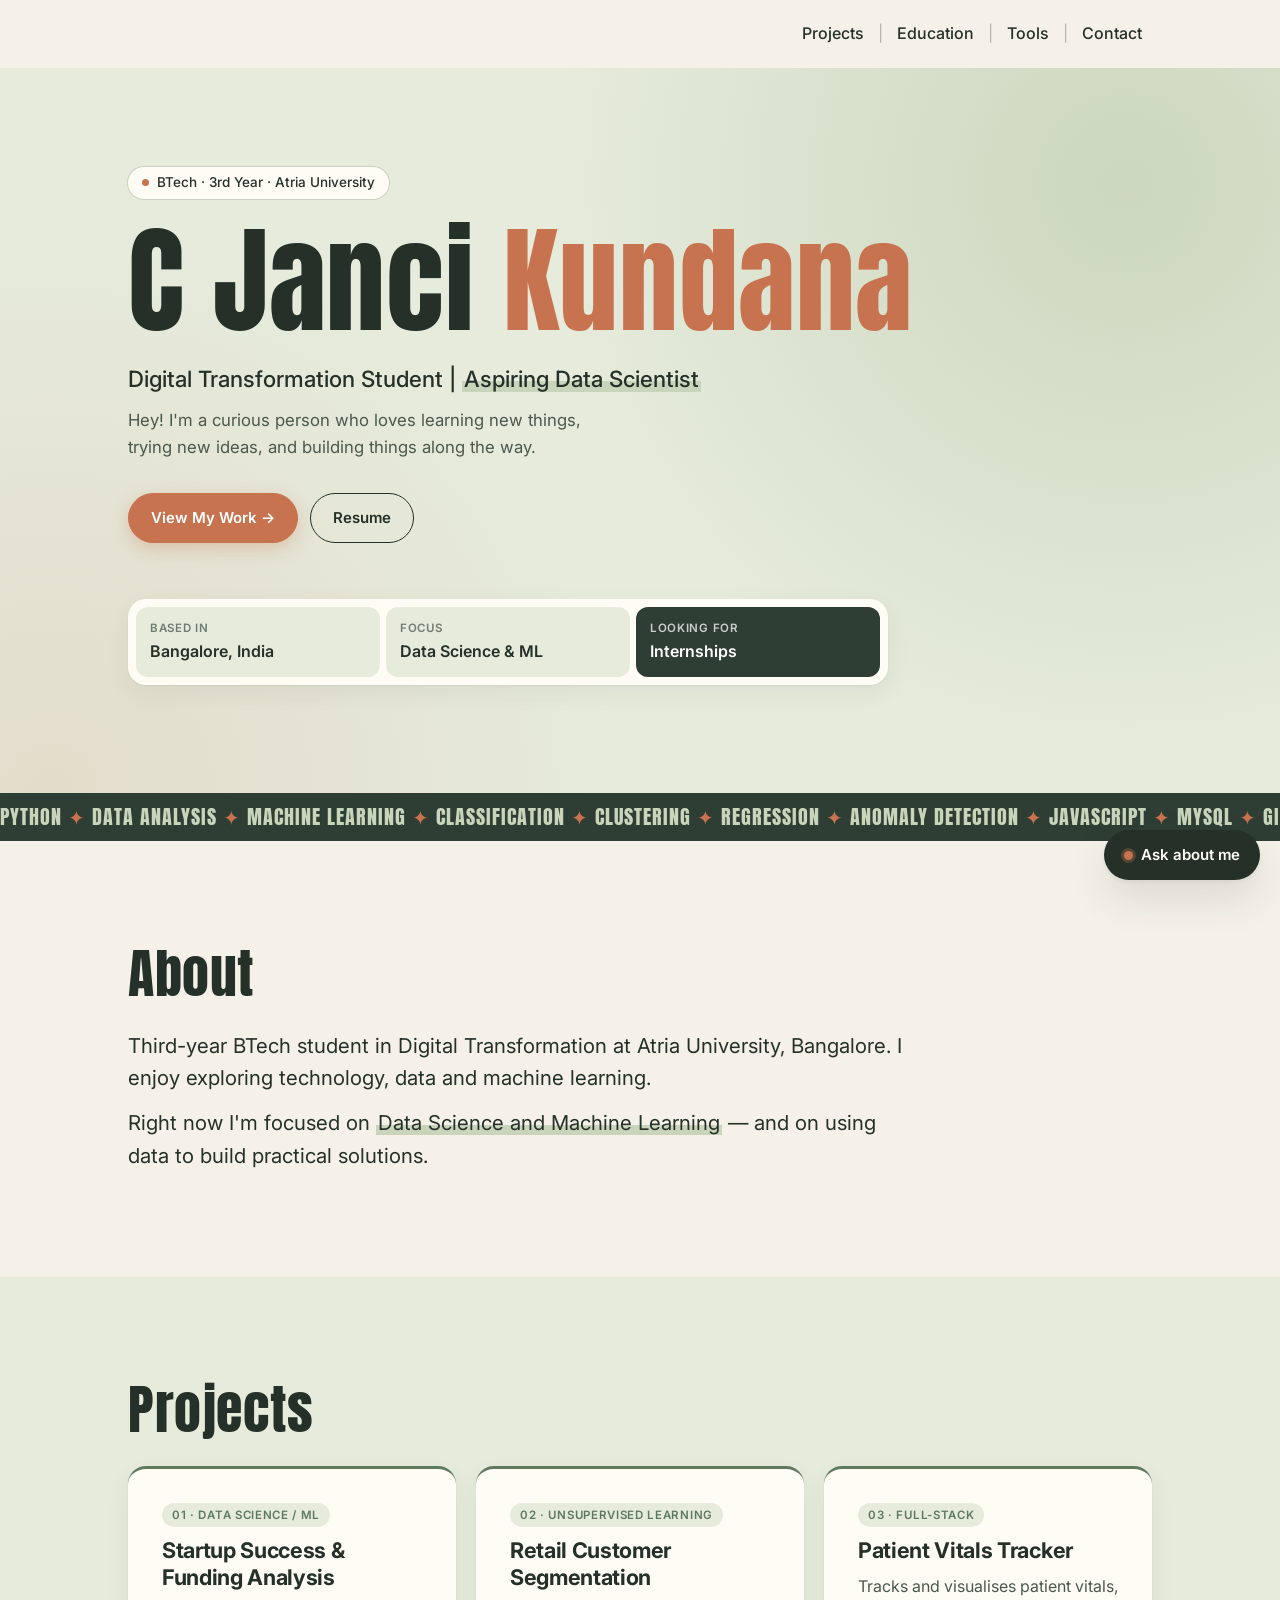
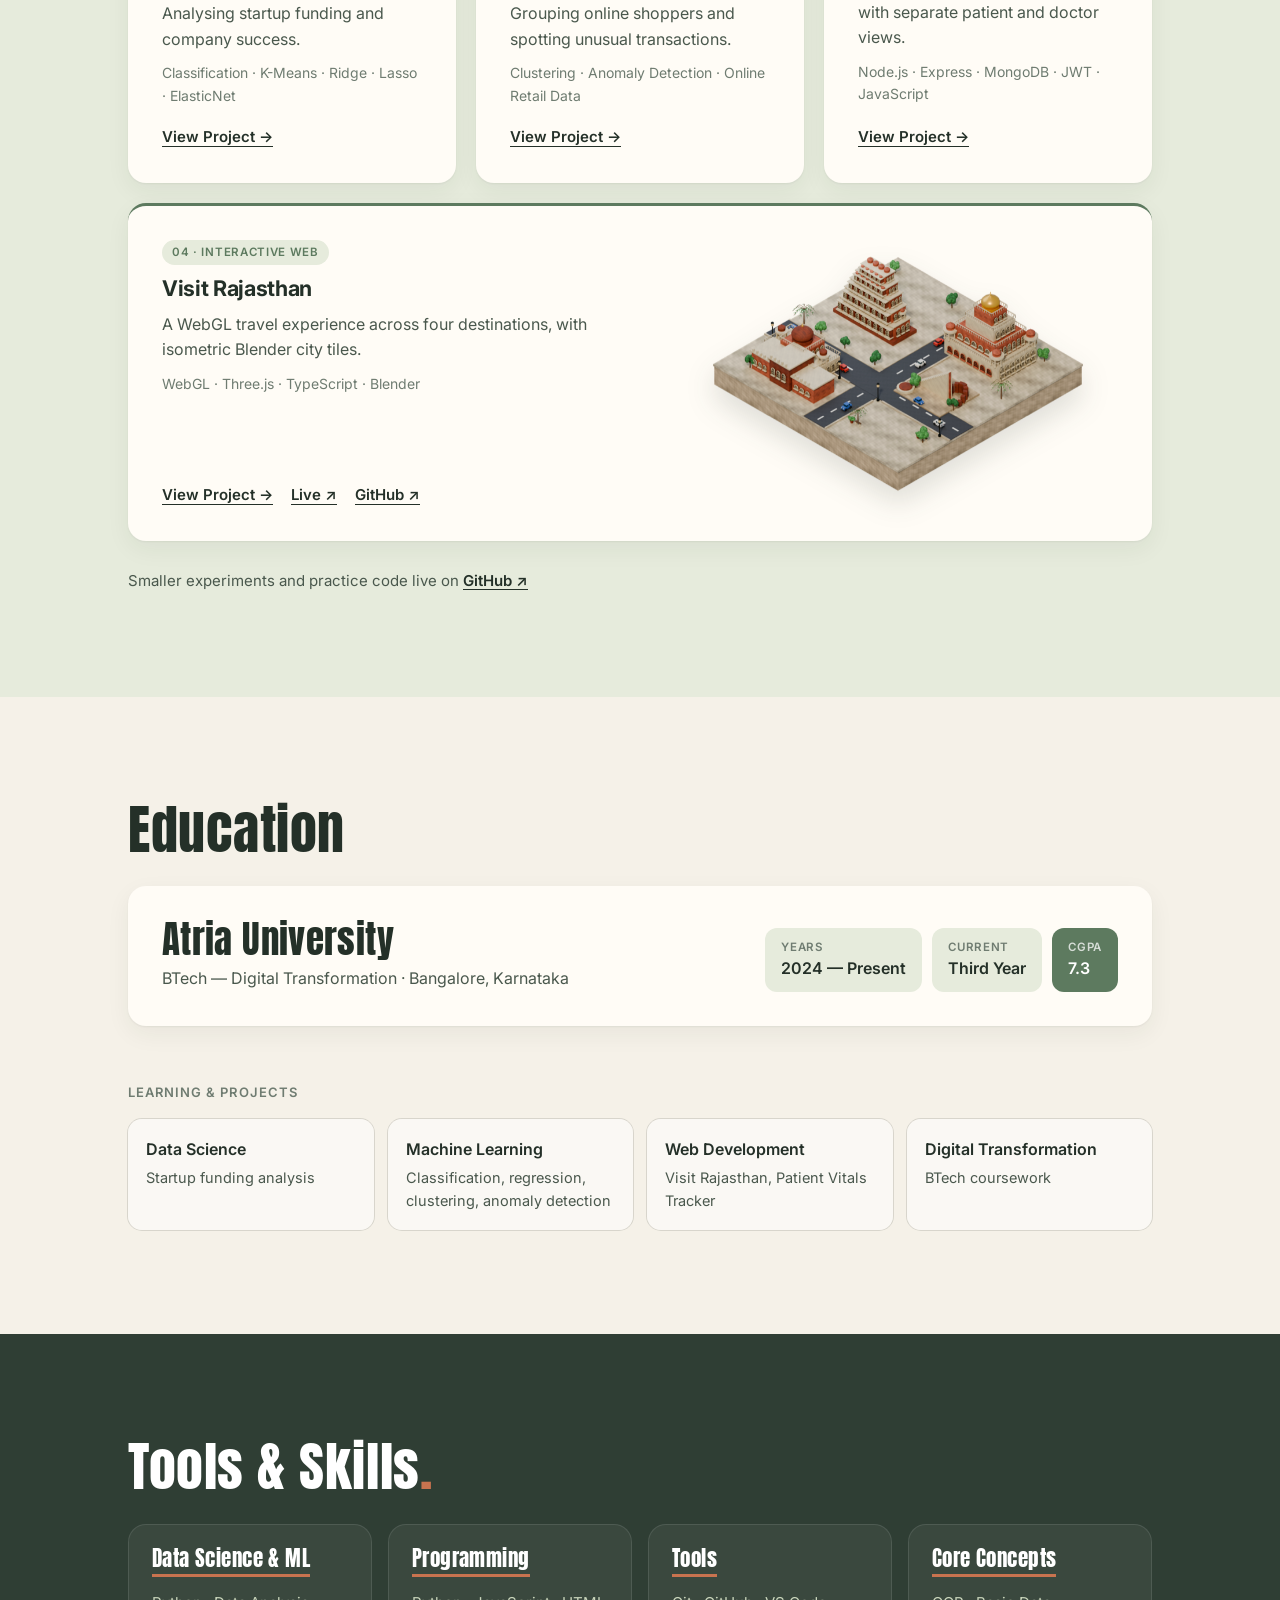
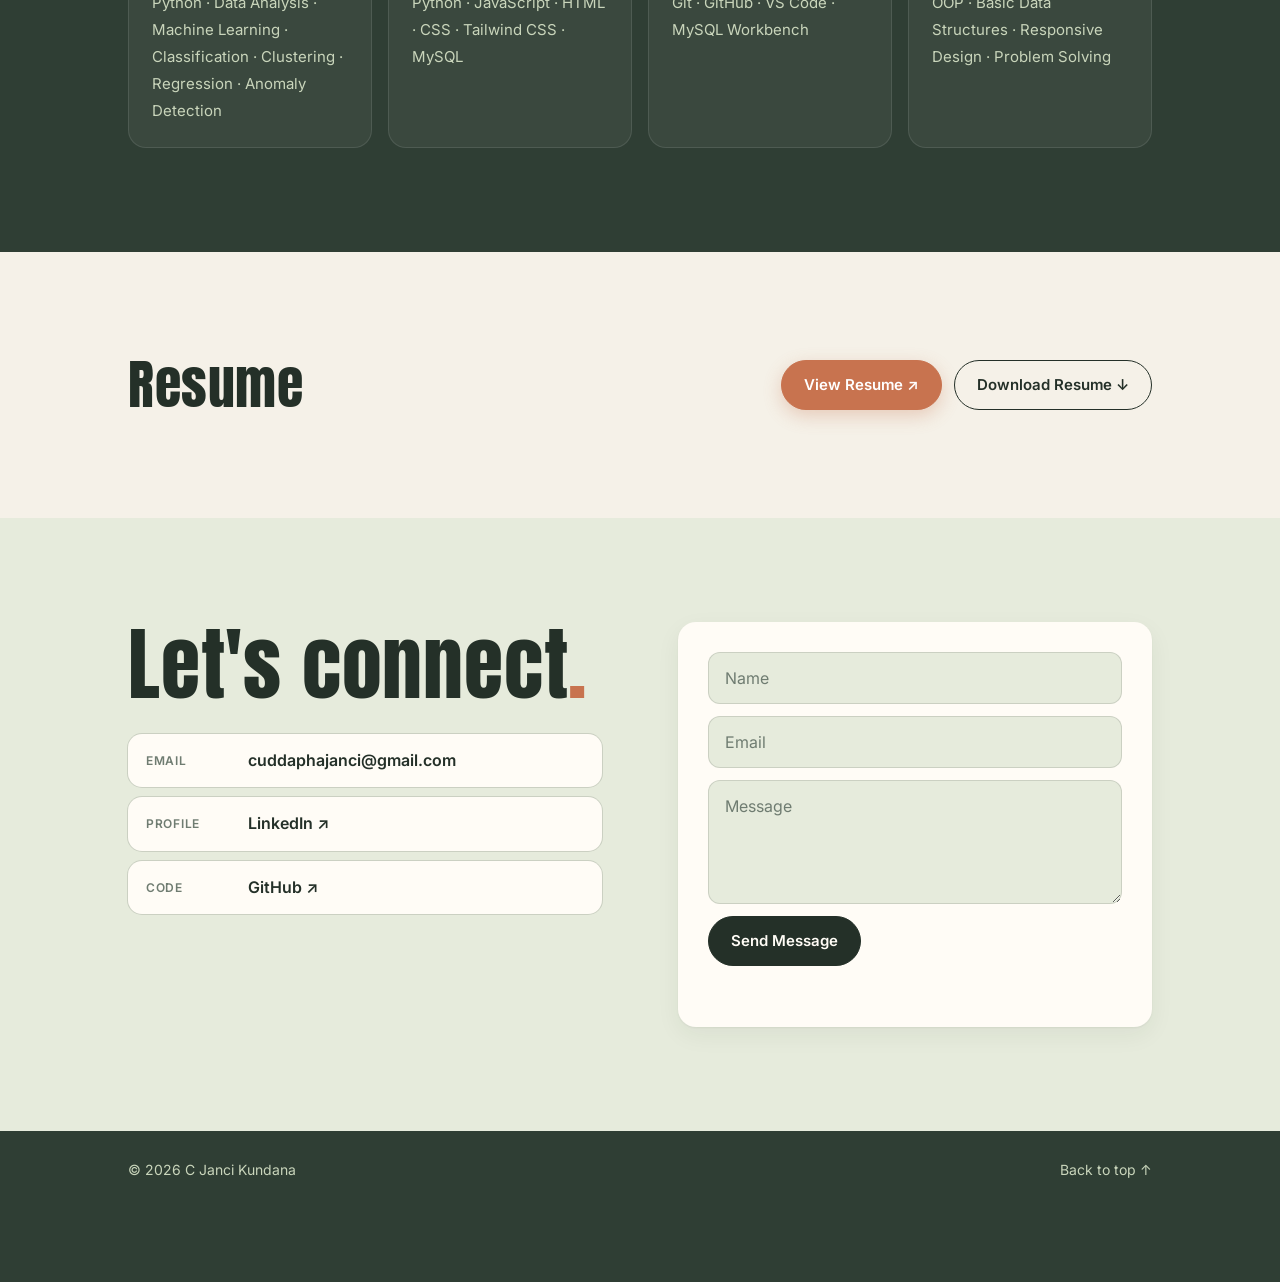
<file: index.html>
<!doctype html>
<html lang="en">
<head>
  <meta charset="utf-8" />
  <meta name="viewport" content="width=device-width, initial-scale=1" />
  <title>C Janci Kundana — Portfolio</title>
  <meta name="description" content="C Janci Kundana — Digital Transformation student at Atria University and aspiring Data Scientist." />
  <meta name="theme-color" content="#e6ebdc" />
  <meta property="og:title" content="C Janci Kundana — Portfolio" />
  <meta property="og:description" content="Digital Transformation Student | Aspiring Data Scientist" />
  <meta property="og:type" content="website" />
  <link rel="icon" href="data:image/svg+xml,%3Csvg xmlns='http://www.w3.org/2000/svg' viewBox='0 0 64 64'%3E%3Ccircle cx='32' cy='32' r='28' fill='%23c9d5bb'/%3E%3Ccircle cx='32' cy='32' r='10' fill='%23c8734f'/%3E%3C/svg%3E" />

  <link rel="preconnect" href="https://fonts.googleapis.com" />
  <link rel="preconnect" href="https://fonts.gstatic.com" crossorigin />
  <link href="https://fonts.googleapis.com/css2?family=Anton&family=Inter:wght@400;500;600&display=swap" rel="stylesheet" />
  <link rel="stylesheet" href="styles.css" />
</head>
<body>
  <a class="skip" href="#main">Skip to content</a>

  <header class="nav">
    <div class="wrap nav__inner">
      <nav class="nav__links" aria-label="Primary">
        <a href="#projects">Projects</a><span aria-hidden="true">|</span>
        <a href="#education">Education</a><span aria-hidden="true">|</span>
        <a href="#tools">Tools</a><span aria-hidden="true">|</span>
        <a href="#contact">Contact</a>
      </nav>
    </div>
  </header>

  <main id="main">

    <!-- HERO -->
    <section class="hero band band--hero" id="home">
      <div class="wrap hero__inner">
        <div class="hero__text">
          <p class="hero__tag reveal">BTech · 3rd Year · Atria University</p>
          <h1 class="hero__name reveal">C Janci <span>Kundana</span></h1>
          <p class="hero__role reveal">Digital Transformation Student | <mark>Aspiring Data Scientist</mark></p>
          <p class="hero__intro reveal">Hey! I'm a curious person who loves learning new things, trying new ideas, and building things along the way.</p>
          <div class="hero__cta reveal">
            <a class="btn btn--pop" href="#projects">View My Work →</a>
            <a class="btn" href="#resume">Resume</a>
          </div>
        </div>
        <dl class="facts reveal">
          <div><dt>Based in</dt><dd>Bangalore, India</dd></div>
          <div><dt>Focus</dt><dd>Data Science &amp; ML</dd></div>
          <div><dt>Looking for</dt><dd>Internships</dd></div>
        </dl>
      </div>
    </section>

    <div class="marquee" aria-hidden="true">
      <div class="marquee__track">
        <span>Python <b>✦</b> Data Analysis <b>✦</b> Machine Learning <b>✦</b> Classification <b>✦</b> Clustering <b>✦</b> Regression <b>✦</b> Anomaly Detection <b>✦</b> JavaScript <b>✦</b> MySQL <b>✦</b> Git <b>✦</b>&nbsp;</span>
        <span>Python <b>✦</b> Data Analysis <b>✦</b> Machine Learning <b>✦</b> Classification <b>✦</b> Clustering <b>✦</b> Regression <b>✦</b> Anomaly Detection <b>✦</b> JavaScript <b>✦</b> MySQL <b>✦</b> Git <b>✦</b>&nbsp;</span>
      </div>
    </div>

    <!-- ABOUT -->
    <section class="section band band--plain" id="about">
      <div class="wrap">
      <h2 class="title reveal">About</h2>
      <div class="about reveal">
        <p>Third-year BTech student in Digital Transformation at Atria University, Bangalore. I enjoy exploring technology, data and machine learning.</p>
        <p>Right now I'm focused on <mark>Data Science and Machine Learning</mark> — and on using data to build practical solutions.</p>
      </div>
      </div>
    </section>

    <!-- PROJECTS -->
    <section class="section band band--sage" id="projects">
      <div class="wrap">
      <h2 class="title reveal">Projects</h2>

      <div class="cards">
        <article class="card reveal">
          <span class="card__cat">01 · Data Science / ML</span>
          <h3>Startup Success &amp; Funding Analysis</h3>
          <p>Analysing startup funding and company success.</p>
          <p class="card__tech">Classification · K-Means · Ridge · Lasso · ElasticNet</p>
          <button class="card__link" data-open="p-startup">View Project →</button>
        </article>

        <article class="card reveal">
          <span class="card__cat">02 · Unsupervised Learning</span>
          <h3>Retail Customer Segmentation</h3>
          <p>Grouping online shoppers and spotting unusual transactions.</p>
          <p class="card__tech">Clustering · Anomaly Detection · Online Retail Data</p>
          <button class="card__link" data-open="p-retail">View Project →</button>
        </article>

        <article class="card reveal">
          <span class="card__cat">03 · Full-Stack</span>
          <h3>Patient Vitals Tracker</h3>
          <p>Tracks and visualises patient vitals, with separate patient and doctor views.</p>
          <p class="card__tech">Node.js · Express · MongoDB · JWT · JavaScript</p>
          <button class="card__link" data-open="p-vitals">View Project →</button>
        </article>

        <article class="card card--img reveal">
          <div>
            <span class="card__cat">04 · Interactive Web</span>
            <h3>Visit Rajasthan</h3>
            <p>A WebGL travel experience across four destinations, with isometric Blender city tiles.</p>
            <p class="card__tech">WebGL · Three.js · TypeScript · Blender</p>
            <div class="card__links">
              <button class="card__link" data-open="p-rajasthan">View Project →</button>
              <a class="card__link" href="https://janci-kundana.github.io/visit-rajasthan/" target="_blank" rel="noopener">Live ↗</a>
              <a class="card__link" href="https://github.com/Janci-Kundana/visit-rajasthan" target="_blank" rel="noopener">GitHub ↗</a>
            </div>
          </div>
          <img src="assets/img/tile-jaipur.png" alt="Isometric Blender tile of Jaipur from Visit Rajasthan" width="760" height="461" loading="lazy" />
        </article>
      </div>

      <p class="more reveal">Smaller experiments and practice code live on <a href="https://github.com/Janci-Kundana" target="_blank" rel="noopener">GitHub ↗</a></p>
      </div>
    </section>

    <!-- EDUCATION -->
    <section class="section band band--plain" id="education">
      <div class="wrap">
      <h2 class="title reveal">Education</h2>
      <div class="edu reveal">
        <div>
          <h3>Atria University</h3>
          <p>BTech — Digital Transformation · Bangalore, Karnataka</p>
        </div>
        <dl class="edu__facts">
          <div><dt>Years</dt><dd>2024 — Present</dd></div>
          <div><dt>Current</dt><dd>Third Year</dd></div>
          <div><dt>CGPA</dt><dd>7.3</dd></div>
        </dl>
      </div>

      <h3 class="subtitle reveal">Learning &amp; Projects</h3>
      <ul class="learn reveal">
        <li><b>Data Science</b><span>Startup funding analysis</span></li>
        <li><b>Machine Learning</b><span>Classification, regression, clustering, anomaly detection</span></li>
        <li><b>Web Development</b><span>Visit Rajasthan, Patient Vitals Tracker</span></li>
        <li><b>Digital Transformation</b><span>BTech coursework</span></li>
      </ul>
      </div>
    </section>

    <!-- TOOLS / SKILLS -->
    <section class="section band band--ink" id="tools">
      <div class="wrap">
      <h2 class="title reveal">Tools &amp; Skills<span>.</span></h2>
      <div class="skills reveal">
        <div class="skills__col">
          <h3>Data Science &amp; ML</h3>
          <p>Python · Data Analysis · Machine Learning · Classification · Clustering · Regression · Anomaly Detection</p>
        </div>
        <div class="skills__col">
          <h3>Programming</h3>
          <p>Python · JavaScript · HTML · CSS · Tailwind CSS · MySQL</p>
        </div>
        <div class="skills__col">
          <h3>Tools</h3>
          <p>Git · GitHub · VS Code · MySQL Workbench</p>
        </div>
        <div class="skills__col">
          <h3>Core Concepts</h3>
          <p>OOP · Basic Data Structures · Responsive Design · Problem Solving</p>
        </div>
      </div>
      </div>
    </section>

    <!-- Achievements & Certifications: add here once there's something verified to show. -->

    <!-- RESUME -->
    <section class="section band band--plain" id="resume">
      <div class="wrap">
      <div class="resume reveal">
        <h2 class="title">Resume</h2>
        <div class="resume__actions">
          <a class="btn btn--pop" href="assets/C-Janci-Kundana-Resume.pdf" target="_blank" rel="noopener">View Resume ↗</a>
          <a class="btn" href="assets/C-Janci-Kundana-Resume.pdf" download="C-Janci-Kundana-Resume.pdf">Download Resume ↓</a>
        </div>
      </div>
      </div>
    </section>

    <!-- CONTACT -->
    <section class="section band band--sage" id="contact">
      <div class="wrap">
      <div class="contact">
        <div class="reveal">
          <h2 class="title">Let's connect<span>.</span></h2>
          <ul class="contact__links">
            <li><span>Email</span><a href="mailto:cuddaphajanci@gmail.com">cuddaphajanci@gmail.com</a></li>
            <li><span>Profile</span><a href="https://www.linkedin.com/in/c-janci-kundana-37313b328/" target="_blank" rel="noopener">LinkedIn ↗</a></li>
            <li><span>Code</span><a href="https://github.com/Janci-Kundana" target="_blank" rel="noopener">GitHub ↗</a></li>
          </ul>
        </div>

        <form class="form reveal" id="contact-form" novalidate>
          <input type="text" name="name" placeholder="Name" aria-label="Name" autocomplete="name" required />
          <input type="email" name="email" placeholder="Email" aria-label="Email" autocomplete="email" required />
          <textarea name="message" rows="4" placeholder="Message" aria-label="Message" required></textarea>
          <button class="btn btn--dark" type="submit">Send Message</button>
          <p class="form__note" role="status" aria-live="polite"></p>
        </form>
      </div>
      </div>
    </section>
  </main>

  <footer class="footer">
    <div class="wrap footer__inner">
      <span>© <span id="year">2026</span> C Janci Kundana</span>
      <a href="#home">Back to top ↑</a>
    </div>
  </footer>

  <!-- PROJECT DETAILS -->
  <dialog class="modal" id="p-startup" aria-labelledby="p-startup-t">
    <button class="modal__close" data-close aria-label="Close">×</button>
    <span class="card__cat">01 · Data Science / Machine Learning</span>
    <h3 id="p-startup-t">Startup Success &amp; Funding Analysis</h3>
    <p>Academic ML project on startup funding and company success.</p>
    <dl class="modal__facts">
      <dt>Features</dt><dd>Total funding, funding rounds, total investment, industry group, continent</dd>
      <dt>Methods</dt><dd>Classification, clustering (K-Means), Ridge, Lasso and ElasticNet regression</dd>
    </dl>
  </dialog>

  <dialog class="modal" id="p-retail" aria-labelledby="p-retail-t">
    <button class="modal__close" data-close aria-label="Close">×</button>
    <span class="card__cat">02 · Unsupervised Learning / Machine Learning</span>
    <h3 id="p-retail-t">Retail Customer Segmentation</h3>
    <p>Customer segmentation and anomaly detection on online retail transaction data.</p>
    <dl class="modal__facts">
      <dt>Data</dt><dd>Online retail transactions</dd>
      <dt>Segmentation</dt><dd>Clustering customers into groups by how they shop</dd>
      <dt>Anomalies</dt><dd>Flagging transactions that don't fit normal patterns</dd>
    </dl>
  </dialog>

  <dialog class="modal" id="p-rajasthan" aria-labelledby="p-rajasthan-t">
    <button class="modal__close" data-close aria-label="Close">×</button>
    <span class="card__cat">04 · Interactive Web Project</span>
    <h3 id="p-rajasthan-t">Visit Rajasthan</h3>
    <div class="modal__tiles">
      <img src="assets/img/tile-jaipur.png" alt="Jaipur tile" width="760" height="461" loading="lazy" />
      <img src="assets/img/tile-jaisalmer.png" alt="Jaisalmer tile" width="760" height="461" loading="lazy" />
      <img src="assets/img/tile-jawai.png" alt="Jawai tile" width="760" height="461" loading="lazy" />
      <img src="assets/img/tile-udaipur.png" alt="Udaipur tile" width="760" height="461" loading="lazy" />
    </div>
    <dl class="modal__facts">
      <dt>Destinations</dt><dd>Jaipur, Jaisalmer, Jawai, Udaipur</dd>
      <dt>Visuals</dt><dd>WebGL landing scene, isometric Blender city tiles</dd>
      <dt>Stack</dt><dd>Three.js, TypeScript, Vite, Blender (Python)</dd>
    </dl>
    <div class="card__links">
      <a class="btn btn--dark" href="https://janci-kundana.github.io/visit-rajasthan/" target="_blank" rel="noopener">Live site ↗</a>
      <a class="btn" href="https://github.com/Janci-Kundana/visit-rajasthan" target="_blank" rel="noopener">GitHub ↗</a>
    </div>
  </dialog>

  <dialog class="modal" id="p-vitals" aria-labelledby="p-vitals-t">
    <button class="modal__close" data-close aria-label="Close">×</button>
    <span class="card__cat">03 · Full-Stack Development</span>
    <h3 id="p-vitals-t">Patient Vitals Tracker</h3>
    <p>A full-stack app to track and visualise patient vital information through a web interface.</p>
    <dl class="modal__facts">
      <dt>Users</dt><dd>Separate patient and doctor experiences</dd>
      <dt>Stack</dt><dd>Node.js, Express, MongoDB, JWT, JavaScript</dd>
    </dl>
  </dialog>

  <!-- CHAT -->
  <button class="chat-fab" id="chat-open" aria-expanded="false" aria-controls="chat">
    <span class="chat-fab__dot"></span> Ask about me
  </button>

  <section class="chat" id="chat" role="dialog" aria-label="Portfolio assistant" hidden>
    <header class="chat__head">
      <div>
        <strong>Portfolio assistant</strong>
        <span>Ask about Janci's projects, skills or education</span>
      </div>
      <button class="chat__close" id="chat-close" aria-label="Close chat">×</button>
    </header>
    <div class="chat__log" id="chat-log" aria-live="polite"></div>
    <div class="chat__chips" id="chat-chips"></div>
    <form class="chat__form" id="chat-form">
      <input id="chat-input" type="text" placeholder="Type a question…" aria-label="Your question" autocomplete="off" />
      <button type="submit" aria-label="Send">→</button>
    </form>
  </section>

  <script src="script.js" defer></script>
</body>
</html>
</file>
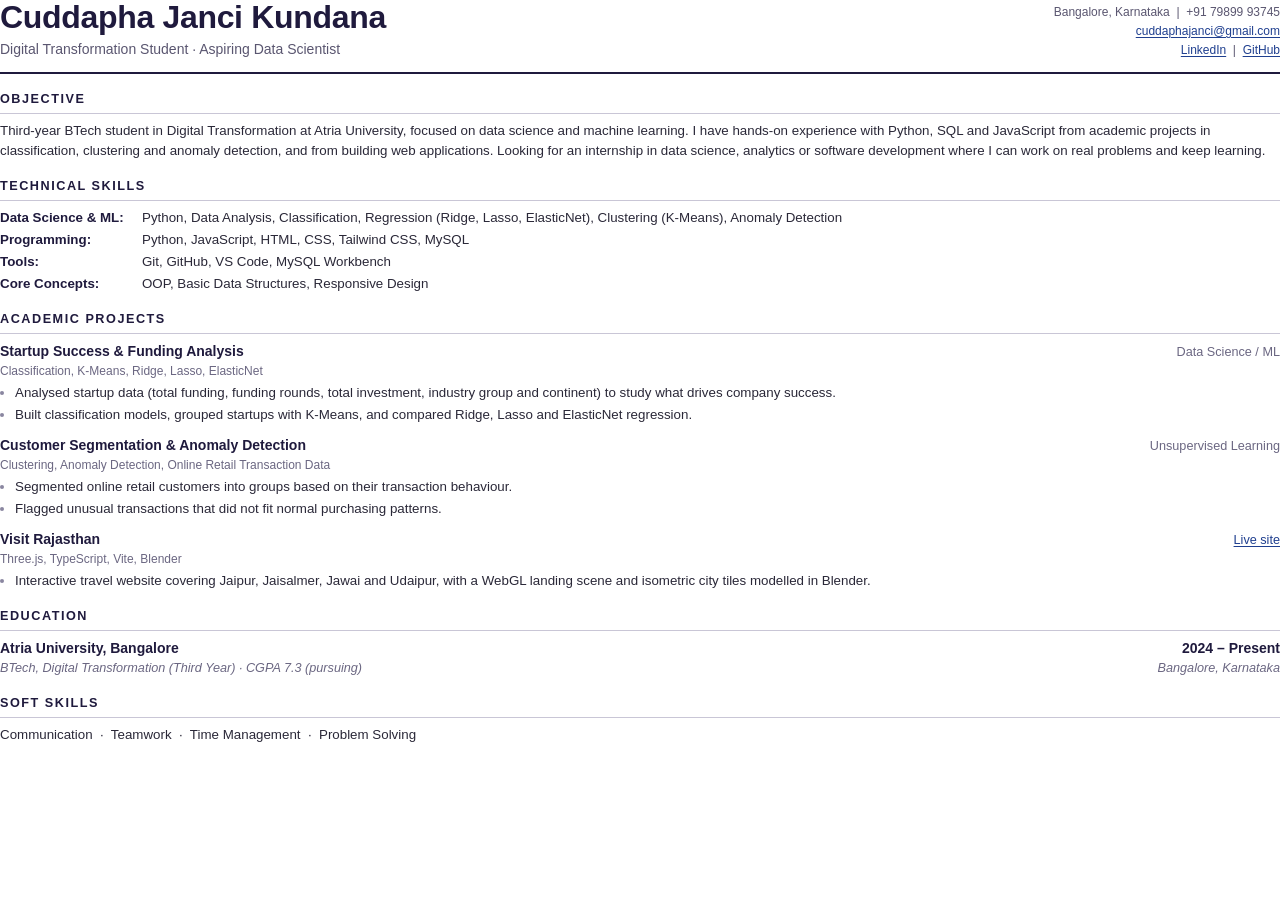
<file: resume/resume.html>
<!doctype html>
<html lang="en">
<head>
<meta charset="utf-8" />
<title>C Janci Kundana — Resume</title>
<!-- Source for assets/C-Janci-Kundana-Resume.pdf. Rebuild with: bash resume/build.sh -->
<style>
  @page { size: A4; margin: 15mm 16mm; }
  * { box-sizing: border-box; }
  body { margin: 0; color: #2a2838; font: 10pt/1.5 "Helvetica Neue", Helvetica, Arial, sans-serif; }
  a { color: inherit; }

  header { display: flex; justify-content: space-between; align-items: flex-end; gap: 24px; padding-bottom: 12px; border-bottom: 2px solid #1f1a3d; }
  h1 { margin: 0; font-size: 24pt; font-weight: 700; line-height: 1.1; letter-spacing: -0.01em; color: #1f1a3d; }
  .role { margin-top: 4px; font-size: 10.5pt; color: #5a5670; }
  .contact { margin: 0; text-align: right; font-size: 9pt; line-height: 1.6; color: #5a5670; }
  .contact a { color: #1f3f8f; text-decoration: underline; text-decoration-thickness: 0.5px; text-underline-offset: 2px; }

  h2 { margin: 16px 0 7px; font-size: 9.5pt; font-weight: 700; letter-spacing: 0.12em; text-transform: uppercase; color: #1f1a3d; }
  h2::after { content: ""; display: block; margin-top: 4px; border-bottom: 0.75px solid #c9c6d6; }
  p { margin: 0; }
  ul { margin: 3px 0 0; padding-left: 15px; }
  li { margin: 2px 0; }
  li::marker { color: #8a86a0; }
  .skills { list-style: none; padding: 0; }
  .skills li { display: grid; grid-template-columns: 132px 1fr; gap: 10px; }
  .skills li b { white-space: nowrap; font-weight: 600; color: #1f1a3d; }
  .item { margin-top: 10px; }
  .item:first-of-type { margin-top: 0; }
  .row { display: flex; justify-content: space-between; align-items: baseline; gap: 12px; }
  .row b { font-weight: 600; color: #1f1a3d; font-size: 10.5pt; }
  .tech { font-size: 9pt; color: #6b6782; }
  .muted { color: #6b6782; font-size: 9.5pt; }
  .muted a { color: #1f3f8f; text-decoration-thickness: 0.5px; text-underline-offset: 2px; }
</style>
</head>
<body>
  <header>
    <div>
      <h1>Cuddapha Janci Kundana</h1>
      <p class="role">Digital Transformation Student &middot; Aspiring Data Scientist</p>
    </div>
    <p class="contact">
      Bangalore, Karnataka &nbsp;|&nbsp; +91 79899 93745<br />
      <a href="mailto:cuddaphajanci@gmail.com">cuddaphajanci@gmail.com</a><br />
      <a href="https://www.linkedin.com/in/c-janci-kundana-37313b328/">LinkedIn</a> &nbsp;|&nbsp;
      <a href="https://github.com/Janci-Kundana">GitHub</a>
    </p>
  </header>

  <h2>Objective</h2>
  <p>Third-year BTech student in Digital Transformation at Atria University, focused on data science and machine learning. I have hands-on experience with Python, SQL and JavaScript from academic projects in classification, clustering and anomaly detection, and from building web applications. Looking for an internship in data science, analytics or software development where I can work on real problems and keep learning.</p>

  <h2>Technical Skills</h2>
  <ul class="skills">
    <li><b>Data Science &amp; ML:</b><span>Python, Data Analysis, Classification, Regression (Ridge, Lasso, ElasticNet), Clustering (<span style="white-space:nowrap">K-Means</span>), Anomaly Detection</span></li>
    <li><b>Programming:</b><span>Python, JavaScript, HTML, CSS, Tailwind CSS, MySQL</span></li>
    <li><b>Tools:</b><span>Git, GitHub, VS Code, MySQL Workbench</span></li>
    <li><b>Core Concepts:</b><span>OOP, Basic Data Structures, Responsive Design</span></li>
  </ul>

  <h2>Academic Projects</h2>
  <div class="item">
    <div class="row"><b>Startup Success &amp; Funding Analysis</b><span class="muted">Data Science / ML</span></div>
    <p class="tech">Classification, K-Means, Ridge, Lasso, ElasticNet</p>
    <ul>
      <li>Analysed startup data (total funding, funding rounds, total investment, industry group and continent) to study what drives company success.</li>
      <li>Built classification models, grouped startups with K-Means, and compared Ridge, Lasso and ElasticNet regression.</li>
    </ul>
  </div>
  <div class="item">
    <div class="row"><b>Customer Segmentation &amp; Anomaly Detection</b><span class="muted">Unsupervised Learning</span></div>
    <p class="tech">Clustering, Anomaly Detection, Online Retail Transaction Data</p>
    <ul>
      <li>Segmented online retail customers into groups based on their transaction behaviour.</li>
      <li>Flagged unusual transactions that did not fit normal purchasing patterns.</li>
    </ul>
  </div>
  <div class="item">
    <div class="row"><b>Visit Rajasthan</b><span class="muted"><a href="https://janci-kundana.github.io/visit-rajasthan/">Live site</a></span></div>
    <p class="tech">Three.js, TypeScript, Vite, Blender</p>
    <ul>
      <li>Interactive travel website covering Jaipur, Jaisalmer, Jawai and Udaipur, with a WebGL landing scene and isometric city tiles modelled in Blender.</li>
    </ul>
  </div>

  <h2>Education</h2>
  <div class="row"><b>Atria University, Bangalore</b><b>2024 – Present</b></div>
  <div class="row"><span class="muted"><i>BTech, Digital Transformation (Third Year) · CGPA 7.3 (pursuing)</i></span><span class="muted"><i>Bangalore, Karnataka</i></span></div>

  <h2>Soft Skills</h2>
  <p>Communication &nbsp;&middot;&nbsp; Teamwork &nbsp;&middot;&nbsp; Time Management &nbsp;&middot;&nbsp; Problem Solving</p>
</body>
</html>
</file>
<file: styles.css>
/* C Janci Kundana — portfolio
   Sage & Sand: cream background, soft sage sections, deep olive ink and dark
   bands, terracotta for the few things that should catch the eye. */

:root {
  --ink: #243028;
  --text: #4a584d;
  --soft: #6f7c71;
  --line: rgba(36, 48, 40, 0.14);

  /* sage & sand */
  --base: #f5f1e8;
  --sage: #e6ebdc;
  --sage-2: #c9d5bb;
  --green: #5d7a5f;
  --green-soft: rgba(93, 122, 95, 0.22);
  --olive: #2f3e34;
  --accent: #c8734f;

  --paper: #fffcf6;

  --display: "Anton", Impact, "Haettenschweiler", "Arial Narrow Bold", sans-serif;
  --sans: "Inter", "Helvetica Neue", Arial, sans-serif;

  --wrap: 1120px;
  --gutter: clamp(16px, 5vw, 48px);
  --radius: 18px;
  --shadow: 0 1px 2px rgba(36, 48, 40, 0.06), 0 8px 24px rgba(36, 48, 40, 0.06);
  --shadow-lg: 0 2px 4px rgba(36, 48, 40, 0.06), 0 18px 40px rgba(36, 48, 40, 0.12);
  --ease: cubic-bezier(0.2, 0.7, 0.2, 1);

  color-scheme: light;
}

*, *::before, *::after { box-sizing: border-box; }
html { scroll-behavior: smooth; scroll-padding-top: 72px; -webkit-text-size-adjust: 100%; }
body {
  margin: 0;
  background: var(--base);
  color: var(--text);
  font: 16px/1.6 var(--sans);
  -webkit-font-smoothing: antialiased;
  overflow-x: hidden;
}
h1, h2, h3, p, dl, dd { margin: 0; }
ul { margin: 0; padding: 0; list-style: none; }
img { display: block; max-width: 100%; height: auto; }
a { color: inherit; }
button { font: inherit; }
:focus-visible { outline: 2px solid var(--ink); outline-offset: 3px; border-radius: 6px; }
::selection { background: var(--sage-2); color: var(--ink); }

mark {
  background: linear-gradient(transparent 58%, var(--sage-2) 58%);
  color: var(--ink);
  padding: 0 2px;
}

.wrap { width: 100%; max-width: var(--wrap); margin-inline: auto; padding-inline: var(--gutter); }
.skip { position: absolute; left: 16px; top: -60px; background: var(--ink); color: #fff; padding: 8px 12px; border-radius: 8px; z-index: 100; }
.skip:focus { top: 12px; }

/* ---------- bands ---------- */
.band--sage { background: var(--sage); }
.band--plain { background: var(--base); }
.band--ink { background: var(--olive); }
.band--hero {
  background:
    radial-gradient(circle at 88% 16%, rgba(201, 213, 187, 0.9), transparent 45%),
    radial-gradient(circle at 4% 100%, rgba(200, 115, 79, 0.12), transparent 40%),
    var(--sage);
}

/* ---------- nav ---------- */
.nav {
  position: sticky;
  top: 0;
  z-index: 40;
  background: color-mix(in srgb, var(--base) 88%, transparent);
  backdrop-filter: blur(12px);
  -webkit-backdrop-filter: blur(12px);
  transition: box-shadow 0.3s var(--ease);
}
.nav.is-scrolled { box-shadow: 0 1px 0 var(--line); }
.nav__inner { display: flex; align-items: center; justify-content: flex-end; height: 68px; }
.nav__links { display: flex; align-items: center; gap: 4px; font-size: 16px; color: var(--soft); }
.nav__links span { opacity: 0.5; }
.nav__links a {
  padding: 6px 10px;
  border-radius: 999px;
  color: var(--ink);
  font-weight: 500;
  text-decoration: none;
  transition: background 0.2s var(--ease);
}
.nav__links a:hover { background: rgba(255, 255, 255, 0.7); }
.nav__links a.is-active { background: var(--paper); color: var(--green); box-shadow: 0 0 0 1px var(--line); }

/* ---------- buttons ---------- */
.btn {
  display: inline-flex;
  align-items: center;
  gap: 6px;
  padding: 12px 22px;
  border: 1px solid var(--ink);
  border-radius: 999px;
  background: transparent;
  color: var(--ink);
  font-size: 15px;
  font-weight: 600;
  text-decoration: none;
  cursor: pointer;
  transition: background 0.2s var(--ease), color 0.2s var(--ease), transform 0.2s var(--ease);
}
.btn:hover { background: var(--paper); border-color: var(--green); color: var(--green); transform: translateY(-1px); }
.btn--dark { background: var(--ink); color: var(--paper); }
.btn--dark:hover { background: var(--green); border-color: var(--green); color: #fff; }
.btn--pop { background: var(--accent); border-color: var(--accent); color: #fff; box-shadow: 0 6px 18px rgba(200, 115, 79, 0.3); }
.btn--pop:hover { background: var(--olive); border-color: var(--olive); color: #fff; }

/* ---------- hero ---------- */
.hero__inner {
  padding-block: clamp(56px, 11vh, 120px) clamp(64px, 12vh, 120px);
}
.hero__tag {
  display: inline-block;
  padding: 5px 14px;
  border-radius: 999px;
  background: var(--paper);
  box-shadow: 0 0 0 1px var(--line);
  color: var(--ink);
  font-size: 13.5px;
  font-weight: 500;
}
.hero__tag::before { content: ""; display: inline-block; width: 7px; height: 7px; margin-right: 8px; border-radius: 50%; background: var(--accent); vertical-align: 1px; }
.hero__name {
  margin-top: 22px;
  font: 400 clamp(3rem, 10vw, 7.4rem)/1 var(--display);
  color: var(--ink);
  letter-spacing: 0.005em;
}
.hero__name span { color: var(--accent); }
.hero__role { margin-top: 22px; font-size: clamp(1.1rem, 2.2vw, 1.4rem); color: var(--ink); font-weight: 500; }
.hero__intro { margin-top: 10px; max-width: 44ch; color: var(--text); font-size: 1.05rem; }
.hero__cta { display: flex; flex-wrap: wrap; gap: 12px; margin-top: 32px; }

.facts {
  display: grid;
  grid-template-columns: repeat(3, minmax(0, 1fr));
  max-width: 760px;
  margin-top: 56px;
  gap: 6px;
  padding: 8px;
  border-radius: var(--radius);
  background: var(--paper);
  box-shadow: var(--shadow);
}
.facts div { display: grid; gap: 2px; padding: 12px 14px; border-radius: 12px; }
.facts div { background: var(--sage); }
.facts div:last-child { background: var(--olive); }
.facts div:last-child dt { color: rgba(255, 255, 255, 0.75); }
.facts div:last-child dd { color: #fff; }
.facts dt { font-size: 11.5px; font-weight: 600; letter-spacing: 0.06em; text-transform: uppercase; color: var(--soft); }
.facts dd { color: var(--ink); font-weight: 600; }

/* ---------- sections ---------- */
.section { padding-block: clamp(64px, 10vw, 104px); }
.title {
  font: 400 clamp(2.4rem, 5.4vw, 3.4rem)/1.05 var(--display);
  color: var(--ink);
  letter-spacing: 0.01em;
  margin-bottom: 28px;
}
/* ---------- marquee ---------- */
.marquee { overflow: hidden; background: var(--olive); color: var(--sage-2); padding-block: 14px; }
.marquee__track { display: flex; width: max-content; animation: scroll 55s linear infinite; }
.marquee__track span { font: 20px/1 var(--display); letter-spacing: 0.05em; text-transform: uppercase; white-space: nowrap; }
.marquee b { color: var(--accent); font-weight: 400; }
@keyframes scroll { to { transform: translateX(-50%); } }

.subtitle { margin: 56px 0 16px; font-size: 13px; font-weight: 600; letter-spacing: 0.08em; text-transform: uppercase; color: var(--soft); }

.about { display: grid; gap: 12px; max-width: 60ch; font-size: clamp(1.1rem, 2vw, 1.28rem); color: var(--ink); line-height: 1.6; }

/* ---------- project cards ---------- */
.cards { display: grid; grid-template-columns: repeat(3, minmax(0, 1fr)); gap: 20px; }
.card {
  display: flex;
  flex-direction: column;
  gap: 10px;
  padding: clamp(24px, 3.5vw, 34px);
  border-radius: var(--radius);
  background: var(--paper);
  box-shadow: var(--shadow);
  border-top: 3px solid var(--green);
  transition: transform 0.25s var(--ease), box-shadow 0.25s var(--ease);
}
.card:hover { transform: translateY(-3px); box-shadow: 0 0 0 1px var(--green-soft), var(--shadow-lg); }
.card h3 { font-size: 1.35rem; font-weight: 700; line-height: 1.25; color: var(--ink); letter-spacing: -0.015em; }
.card p { color: var(--text); }
.card__cat {
  align-self: flex-start;
  padding: 3px 10px;
  border-radius: 999px;
  background: var(--sage);
  font-size: 11.5px;
  font-weight: 600;
  letter-spacing: 0.06em;
  text-transform: uppercase;
  color: var(--green);
}
.card .card__tech { font-size: 14px; color: var(--soft); }
.card__link {
  align-self: flex-start;
  margin-top: auto;
  padding: 8px 0 0;
  border: 0;
  background: none;
  color: var(--ink);
  font-size: 15px;
  font-weight: 600;
  text-decoration: underline;
  text-decoration-thickness: 1px;
  text-underline-offset: 4px;
  cursor: pointer;
  transition: text-underline-offset 0.2s var(--ease);
}
.card__link:hover { color: var(--green); text-underline-offset: 6px; }
.card__links { display: flex; flex-wrap: wrap; gap: 18px; margin-top: auto; }
.card__links .card__link { margin-top: 0; }

.card--img { grid-column: 1 / -1; flex-direction: row; align-items: center; gap: 28px; }
.card--img > div { display: flex; flex-direction: column; gap: 10px; flex: 1 1 50%; align-self: stretch; }
.card--img img { flex: 1 1 45%; min-width: 0; max-width: 440px; filter: drop-shadow(0 14px 14px rgba(36, 48, 40, 0.14)); transition: transform 0.5s var(--ease); }
.card--img:hover img { transform: translateY(-4px); }

.more { margin-top: 28px; font-size: 15px; color: var(--text); }
.more a { color: var(--ink); font-weight: 600; text-underline-offset: 3px; }

/* ---------- education ---------- */
.edu {
  display: flex;
  justify-content: space-between;
  align-items: flex-end;
  flex-wrap: wrap;
  gap: 24px;
  padding: clamp(24px, 3.5vw, 34px);
  border-radius: var(--radius);
  background: var(--paper);
  box-shadow: var(--shadow);
}
.edu h3 { font: 400 clamp(1.8rem, 3.5vw, 2.3rem)/1.1 var(--display); color: var(--ink); letter-spacing: 0.01em; }
.edu p { margin-top: 6px; color: var(--text); }
.edu__facts { display: flex; gap: 10px; flex-wrap: wrap; }
.edu__facts div { padding: 10px 16px; border-radius: 12px; background: var(--sage); }
.edu__facts div:last-child { background: var(--green); }
.edu__facts div:last-child dt { color: rgba(255, 255, 255, 0.75); }
.edu__facts div:last-child dd { color: #fff; }
.edu__facts dt { font-size: 11.5px; font-weight: 600; letter-spacing: 0.06em; text-transform: uppercase; color: var(--soft); }
.edu__facts dd { color: var(--ink); font-weight: 600; }

.learn { display: grid; grid-template-columns: repeat(4, minmax(0, 1fr)); gap: 14px; }
.learn li { display: grid; align-content: start; gap: 4px; padding: 18px; border-radius: 14px; background: rgba(255, 255, 255, 0.55); box-shadow: 0 0 0 1px var(--line); }
.learn b { color: var(--ink); font-weight: 600; }
.learn span { font-size: 14.5px; color: var(--text); }

/* ---------- skills ---------- */
.skills { display: grid; grid-template-columns: repeat(4, minmax(0, 1fr)); gap: 16px; }
.skills__col { padding: 24px; border-radius: var(--radius); background: var(--paper); box-shadow: var(--shadow); }
.skills__col h3 {
  display: inline-block;
  margin-bottom: 12px;
  padding-bottom: 4px;
  font: 400 1.3rem/1.1 var(--display);
  letter-spacing: 0.02em;
  color: var(--ink);
  border-bottom: 3px solid var(--sage-2);
}
.skills__col p { font-size: 15px; line-height: 1.8; color: var(--text); }
.band--ink .title { color: #fff; }
.band--ink .skills__col { background: rgba(255, 255, 255, 0.05); box-shadow: inset 0 0 0 1px rgba(255, 255, 255, 0.1); transition: background 0.25s var(--ease); }
.band--ink .skills__col:hover { background: rgba(255, 255, 255, 0.09); }
.band--ink .skills__col h3 { color: #fff; border-bottom-color: var(--accent); }
.band--ink .title span { color: var(--accent); }
.band--ink .skills__col p { color: var(--sage-2); }

/* ---------- resume ---------- */
.resume { display: flex; justify-content: space-between; align-items: center; flex-wrap: wrap; gap: 24px; }
.resume .title { margin: 0; }
.resume__actions { display: flex; flex-wrap: wrap; gap: 12px; }

/* ---------- contact ---------- */
.contact { display: grid; grid-template-columns: minmax(0, 1fr) minmax(0, 1fr); gap: clamp(32px, 6vw, 80px); align-items: start; }
.contact .title { font-size: clamp(3rem, 8vw, 5rem); }
.title span { color: var(--accent); }
.contact__links { display: grid; gap: 10px; }
.contact__links li {
  display: grid;
  grid-template-columns: 90px 1fr;
  gap: 12px;
  align-items: center;
  padding: 14px 18px;
  border-radius: 14px;
  background: var(--paper);
  box-shadow: 0 0 0 1px var(--line);
  transition: transform 0.2s var(--ease);
}
.contact__links li:hover { transform: translateX(4px); }
.contact__links span { font-size: 12px; font-weight: 600; letter-spacing: 0.06em; text-transform: uppercase; color: var(--soft); }
.contact__links a { color: var(--ink); font-weight: 600; overflow-wrap: anywhere; text-decoration: none; }
.contact__links a:hover { text-decoration: underline; text-underline-offset: 3px; }

.form {
  display: grid;
  gap: 12px;
  padding: clamp(22px, 3.5vw, 30px);
  border-radius: var(--radius);
  background: var(--paper);
  box-shadow: var(--shadow);
}
.form input, .form textarea {
  width: 100%;
  padding: 13px 16px;
  border: 1px solid var(--line);
  border-radius: 12px;
  background: var(--sage);
  color: var(--ink);
  font: 16px/1.5 var(--sans);
  resize: vertical;
  transition: border-color 0.2s, background 0.2s;
}
.form input::placeholder, .form textarea::placeholder { color: var(--soft); }
.form input:focus, .form textarea:focus { outline: none; border-color: var(--ink); background: var(--paper); }
.form .is-invalid { border-color: #b5523b; background: #fbf0ea; }
.form .btn { justify-self: start; }
.form__note { font-size: 14px; color: var(--ink); min-height: 1.4em; }

/* ---------- footer ---------- */
.footer { background: var(--olive); color: var(--sage-2); }
.footer__inner { display: flex; justify-content: space-between; gap: 16px; padding-block: 28px 100px; font-size: 14px; }
.footer a { color: var(--sage-2); text-decoration: none; }
.footer a:hover { text-decoration: underline; }

/* ---------- modal ---------- */
.modal {
  width: min(600px, calc(100vw - 32px));
  max-height: calc(100svh - 48px);
  padding: clamp(24px, 5vw, 40px);
  border: 0;
  border-radius: var(--radius);
  background: var(--paper);
  color: var(--text);
  box-shadow: var(--shadow-lg);
}
.modal::backdrop { background: rgba(36, 48, 40, 0.35); backdrop-filter: blur(4px); -webkit-backdrop-filter: blur(4px); }
.modal[open] { display: grid; gap: 14px; animation: pop 0.3s var(--ease); }
@keyframes pop { from { opacity: 0; transform: translateY(10px) scale(0.98); } }
.modal .card__cat { background: var(--sage); color: var(--green); }
.modal h3 { font: 400 clamp(1.9rem, 5vw, 2.4rem)/1.1 var(--display); color: var(--ink); padding-right: 40px; }
.modal p { color: var(--ink); }
.modal__facts { display: grid; grid-template-columns: 110px 1fr; gap: 10px 16px; padding-top: 14px; border-top: 1px solid var(--line); }
.modal__facts dt { font-size: 12px; font-weight: 600; letter-spacing: 0.06em; text-transform: uppercase; color: var(--soft); padding-top: 2px; }
.modal__facts dd { color: var(--ink); }
.modal__tiles { display: grid; grid-template-columns: 1fr 1fr; gap: 4px; padding: 8px; border-radius: 12px; background: var(--sage); }
.modal__close {
  position: absolute;
  top: 16px;
  right: 16px;
  width: 36px;
  height: 36px;
  border: 0;
  border-radius: 50%;
  background: var(--sage);
  color: var(--ink);
  font-size: 20px;
  line-height: 1;
  cursor: pointer;
}
.modal__close:hover { background: var(--sage-2); }
body.modal-open { overflow: hidden; }

/* ---------- chat ---------- */
.chat-fab {
  position: fixed;
  right: 20px;
  bottom: 20px;
  z-index: 60;
  display: inline-flex;
  align-items: center;
  gap: 8px;
  padding: 13px 20px;
  border: 0;
  border-radius: 999px;
  background: var(--ink);
  color: var(--paper);
  font-size: 15px;
  font-weight: 600;
  cursor: pointer;
  box-shadow: var(--shadow-lg);
  transition: transform 0.2s var(--ease);
}
.chat-fab:hover { transform: translateY(-2px); }
.chat-fab__dot { width: 9px; height: 9px; border-radius: 50%; background: var(--accent); box-shadow: 0 0 0 3px rgba(200, 115, 79, 0.3); animation: pulse 2s ease-in-out infinite; }
@keyframes pulse { 50% { box-shadow: 0 0 0 6px rgba(200, 115, 79, 0.08); } }
.chat-fab[aria-expanded="true"] { display: none; }

.chat {
  position: fixed;
  right: 20px;
  bottom: 20px;
  z-index: 60;
  width: min(380px, calc(100vw - 32px));
  height: min(560px, calc(100svh - 40px));
  display: flex;
  flex-direction: column;
  border-radius: var(--radius);
  background: var(--paper);
  box-shadow: 0 0 0 1px var(--line), var(--shadow-lg);
  overflow: hidden;
  animation: pop 0.3s var(--ease);
}
.chat[hidden] { display: none; }
.chat__head { display: flex; justify-content: space-between; align-items: flex-start; gap: 12px; padding: 16px 18px 14px; background: var(--olive); }
.chat__head strong { display: block; color: #fff; font: 400 1.2rem/1.2 var(--display); letter-spacing: 0.02em; }
.chat__head span { font-size: 13px; color: var(--sage-2); }
.chat__close { width: 32px; height: 32px; border: 0; border-radius: 50%; background: var(--paper); color: var(--ink); font-size: 18px; line-height: 1; cursor: pointer; flex: none; }

.chat__log { flex: 1; overflow-y: auto; padding: 16px; display: flex; flex-direction: column; gap: 10px; }
.msg { max-width: 88%; padding: 10px 14px; border-radius: 16px; font-size: 14.5px; line-height: 1.5; }
.msg--bot { align-self: flex-start; background: var(--sage); color: var(--ink); border-bottom-left-radius: 6px; }
.msg--user { align-self: flex-end; background: var(--green); color: var(--paper); border-bottom-right-radius: 6px; }
.msg a { color: inherit; text-underline-offset: 2px; }
.msg ul { margin: 6px 0 0; padding-left: 18px; list-style: disc; }
.msg--typing { color: var(--soft); letter-spacing: 2px; }

.chat__chips { display: flex; gap: 6px; flex-wrap: wrap; padding: 10px 16px 12px; }
.chip { padding: 6px 12px; border: 1px solid var(--line); border-radius: 999px; background: var(--paper); color: var(--ink); font-size: 13px; font-weight: 500; cursor: pointer; transition: background 0.2s; }
.chip:hover { background: var(--sage); }

.chat__form { display: flex; gap: 8px; padding: 12px; border-top: 1px solid var(--line); }
.chat__form input { flex: 1; min-width: 0; padding: 11px 14px; border: 1px solid var(--line); border-radius: 999px; font: 15px var(--sans); color: var(--ink); background: var(--sage); }
.chat__form input:focus { outline: none; border-color: var(--ink); background: var(--paper); }
.chat__form button { width: 42px; height: 42px; border: 0; border-radius: 50%; background: var(--ink); color: var(--paper); font-size: 17px; cursor: pointer; flex: none; }

/* ---------- reveal ---------- */
.js .reveal { opacity: 0; transform: translateY(14px); transition: opacity 0.7s var(--ease), transform 0.7s var(--ease); }
.js .reveal.is-in { opacity: 1; transform: none; }

/* ---------- responsive ---------- */
@media (max-width: 900px) {
  .skills { grid-template-columns: repeat(2, minmax(0, 1fr)); }
  .cards { grid-template-columns: minmax(0, 1fr); }
  .card--img { flex-direction: column; align-items: stretch; }
  .card--img img { align-self: center; width: 100%; max-width: 460px; flex: none; }
  .learn { grid-template-columns: repeat(2, minmax(0, 1fr)); }
  .contact { grid-template-columns: 1fr; }
}
@media (max-width: 700px) {
  .nav__inner { height: 60px; justify-content: center; }
  .nav__links { gap: 0; font-size: 14.5px; }
  .nav__links a { padding: 5px 7px; }
  .edu { flex-direction: column; align-items: flex-start; }
  .hero__inner { padding-top: 40px; }
  .facts { grid-template-columns: 1fr; margin-top: 40px; }
}
@media (max-width: 480px) {
  .skills, .learn { grid-template-columns: 1fr; }
  .modal__facts { grid-template-columns: 1fr; gap: 2px; }
  .modal__facts dd { margin-bottom: 8px; }
  .footer__inner { flex-direction: column; }
  .contact__links li { grid-template-columns: 1fr; gap: 2px; }
  .chat { right: 12px; bottom: 12px; width: calc(100vw - 24px); height: min(560px, calc(100svh - 24px)); }
  .chat-fab { right: 14px; bottom: 14px; }
}
@media (prefers-reduced-motion: reduce) {
  html { scroll-behavior: auto; }
  *, *::before, *::after { animation: none !important; transition-duration: 0.01ms !important; }
  .js .reveal { opacity: 1; transform: none; }
}
</file>
